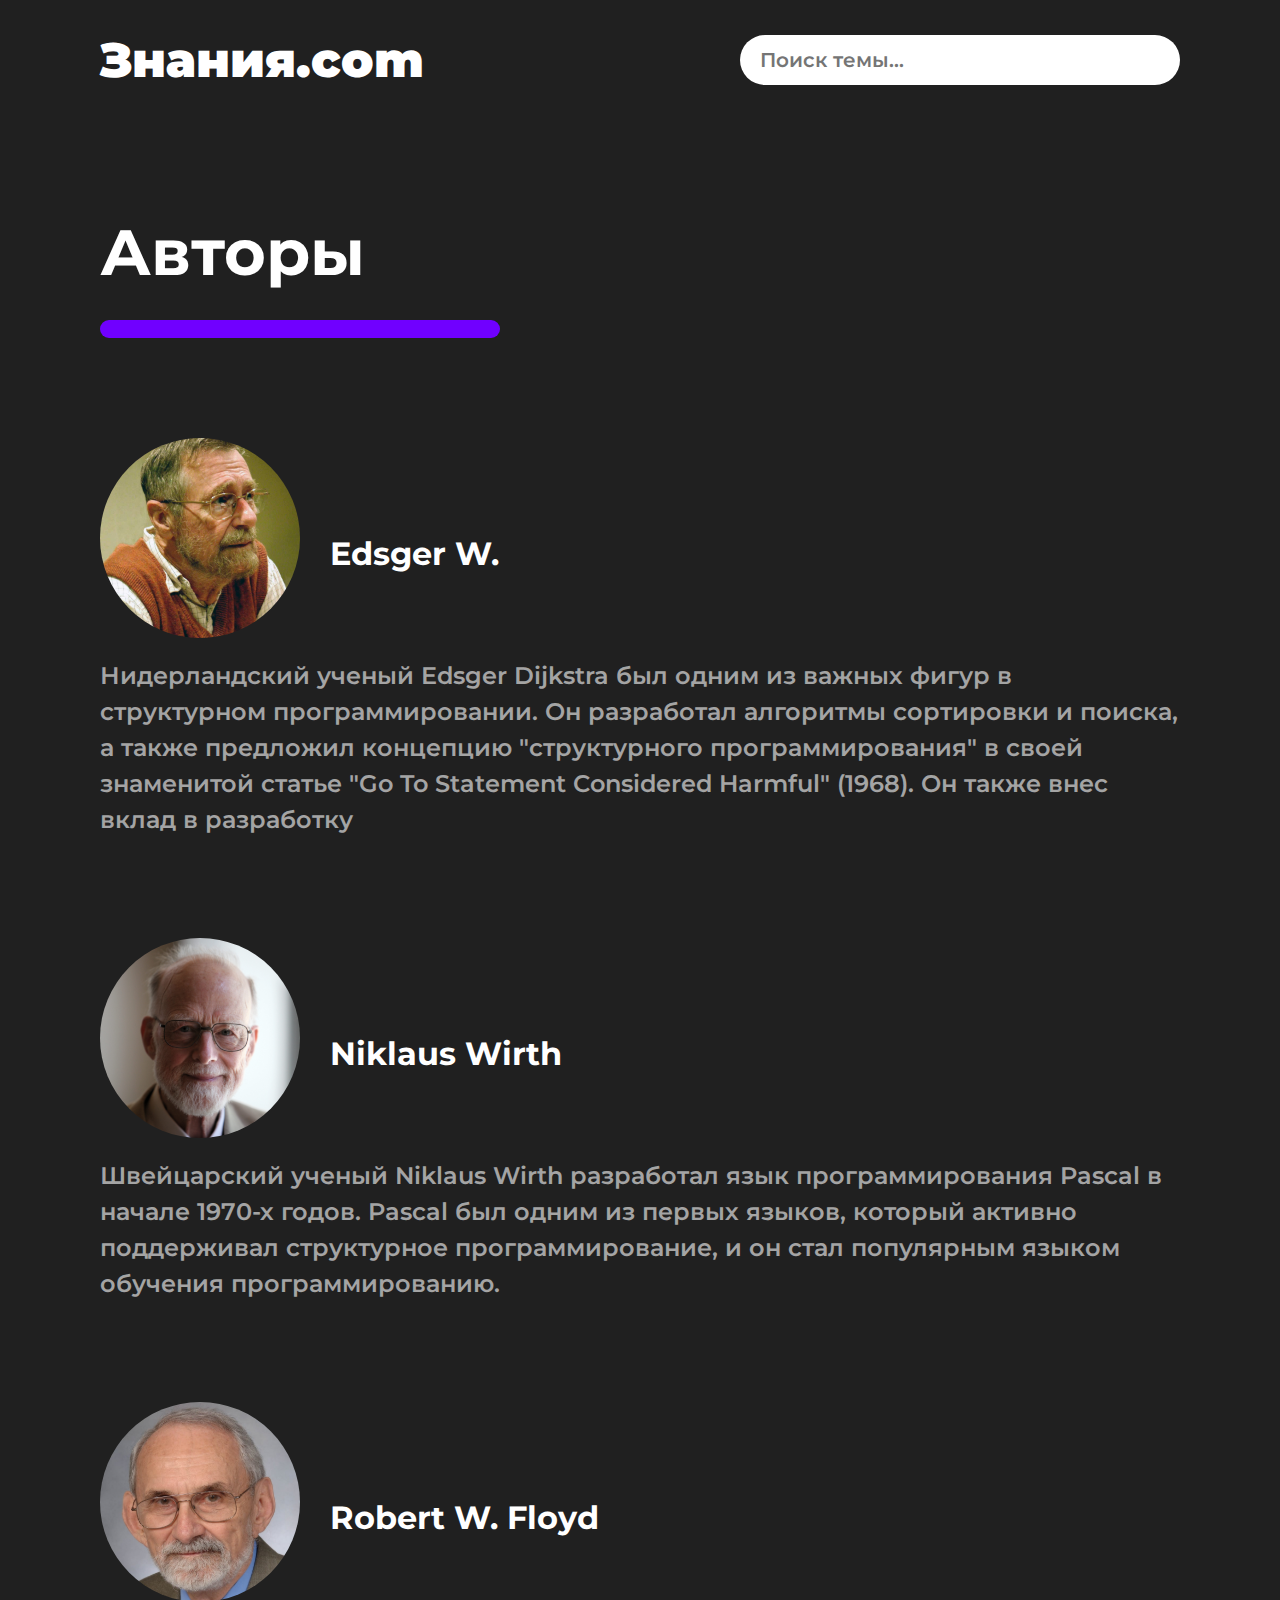
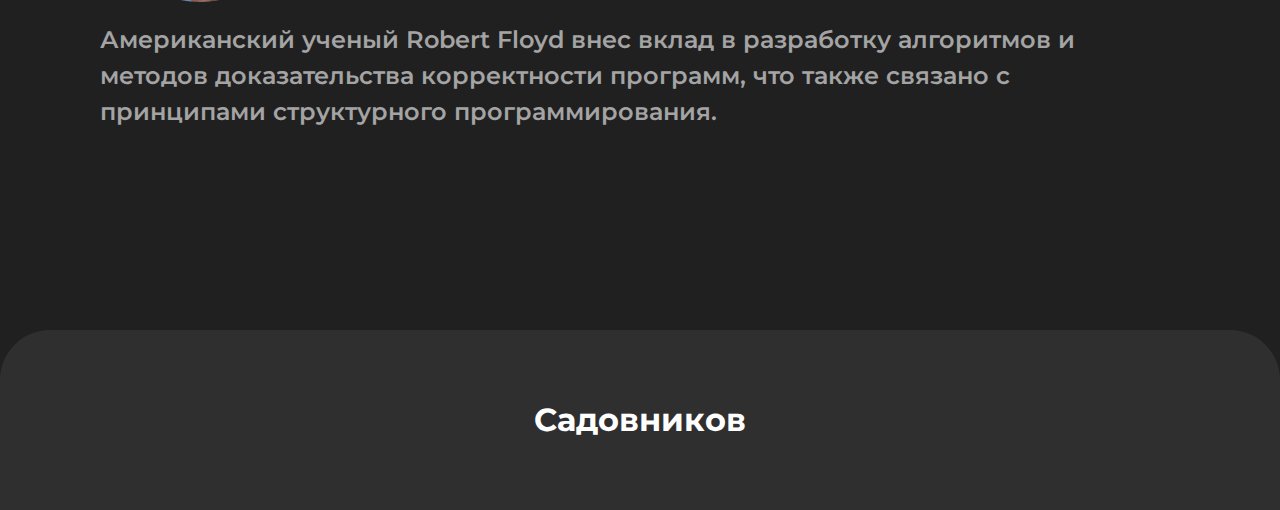
<file: authors.html>
<!DOCTYPE html>
<html lang="en">
<head>
    <meta charset="UTF-8">
    <meta name="viewport" content="width=device-width, initial-scale=1.0">
    <link rel="stylesheet" href="./assets/styles/authors.css">
    <link rel="stylesheet" href="./assets/styles/_reset.css">
    <link rel="stylesheet" href="https://fonts.googleapis.com/css2?family=Montserrat:wght@300;400;500;600;700&display=swap">
    <title>Авторы</title>
</head>
<body class="body">
    <div class="container">
        <header class="header">
            <div class="headerWrapper">
                <a href="main.html" class="logo">Знания.com</a>    
                <input placeholder="Поиск темы..." type="text" class="searchBar">
            </div>
        </header>

        <div class="globalTitle">
            <h1 class="globalTitleText">Авторы</h1>
            <div class="line"></div>
        </div>

        <div class="author">
            <div class="authorHeader">
                <img src="./assets/images/author2.svg" class="authorPhoto">
                <p class="title">Edsger W.</p>
            </div>

            <p class="articleParagraph">Нидерландский ученый Edsger Dijkstra был одним из важных фигур в структурном программировании. Он разработал алгоритмы сортировки и поиска, а также предложил концепцию "структурного программирования" в своей знаменитой статье "Go To Statement Considered Harmful" (1968). Он также внес вклад в разработку</p>
        </div>

        <div class="author">
            <div class="authorHeader">
                <img src="./assets/images/author1.svg" class="authorPhoto">
                <p class="title">Niklaus Wirth</p>
            </div>

            <p class="articleParagraph">Швейцарский ученый Niklaus Wirth разработал язык программирования Pascal в начале 1970-х годов. Pascal был одним из первых языков, который активно поддерживал структурное программирование, и он стал популярным языком обучения программированию.</p>
        </div>

        <div class="author">
            <div class="authorHeader">
                <img src="./assets/images/author3.svg" class="authorPhoto">
                <p class="title">Robert W. Floyd</p>
            </div>

            <p class="articleParagraph">Американский ученый Robert Floyd внес вклад в разработку алгоритмов и методов доказательства корректности программ, что также связано с принципами структурного программирования.</p>
        </div>

    </div>

    <footer class="footer">
        Садовников
    </footer>
</body>
</html>
</file>
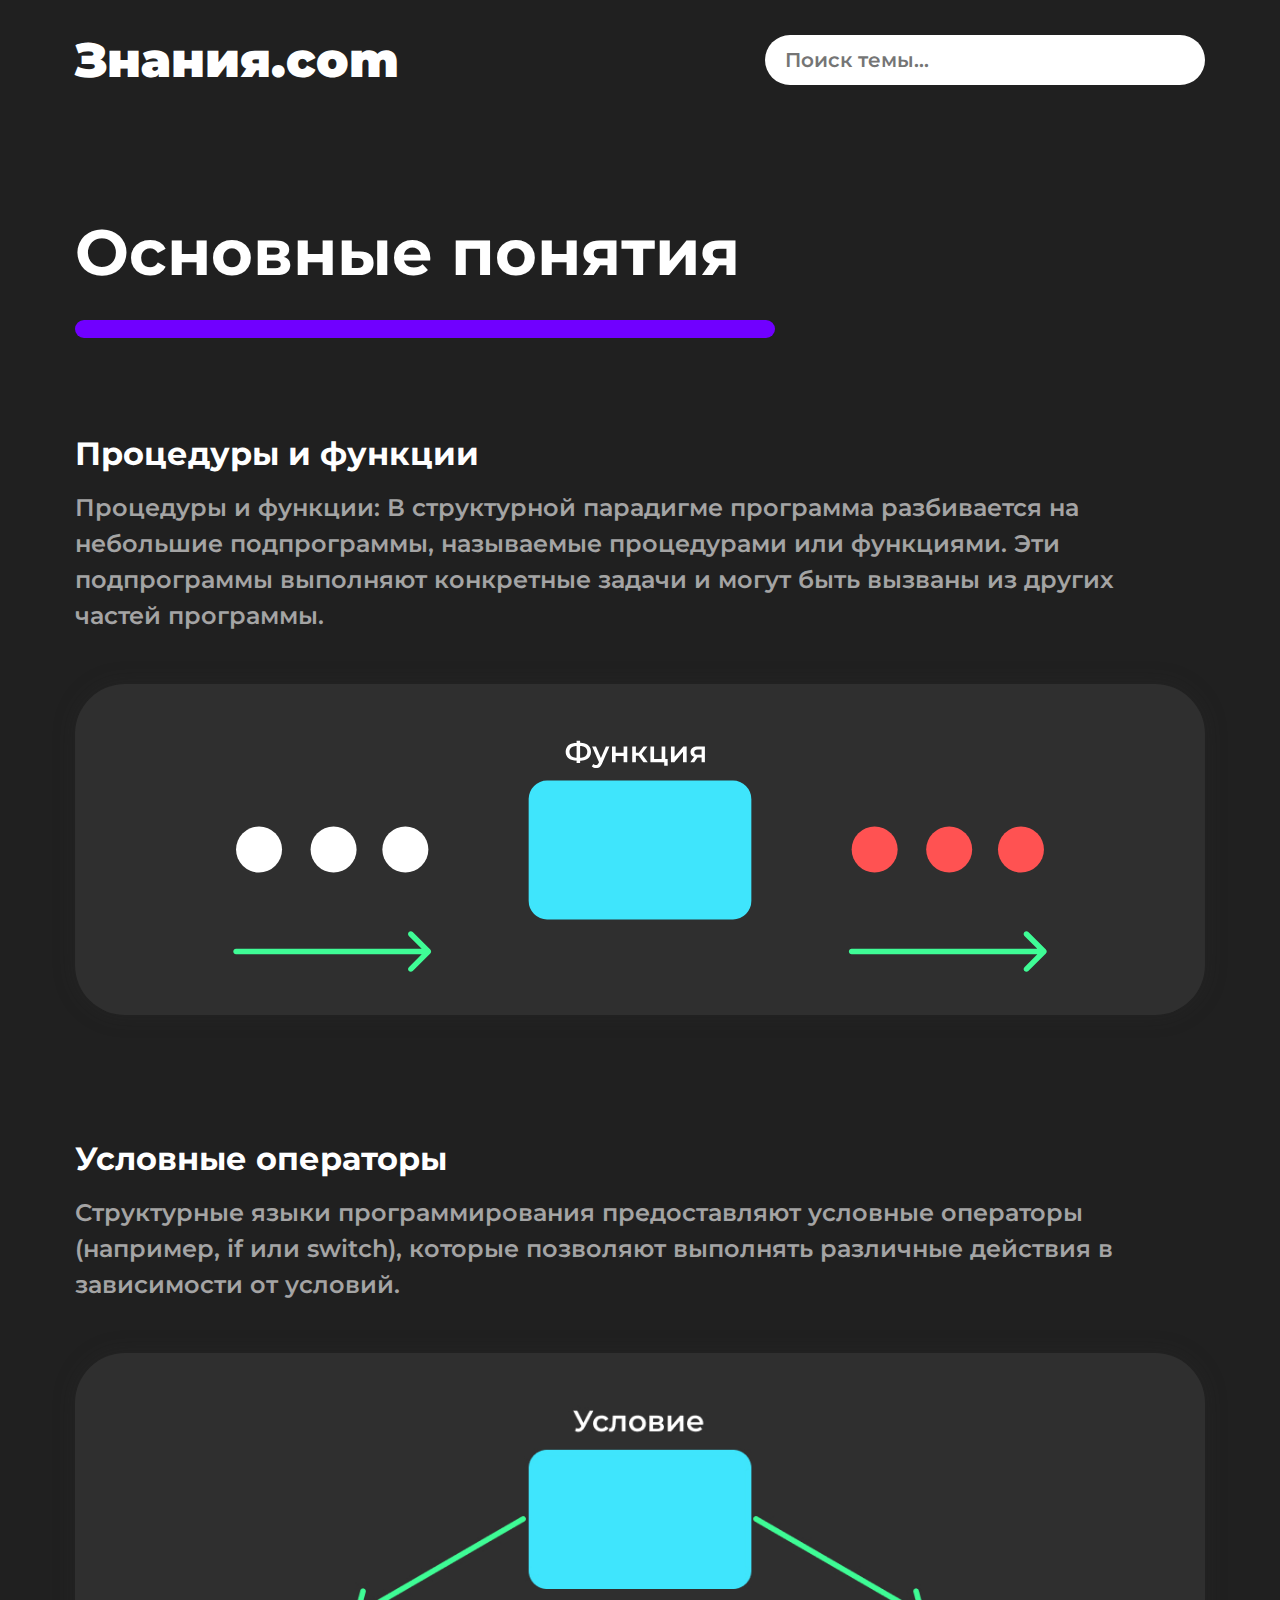
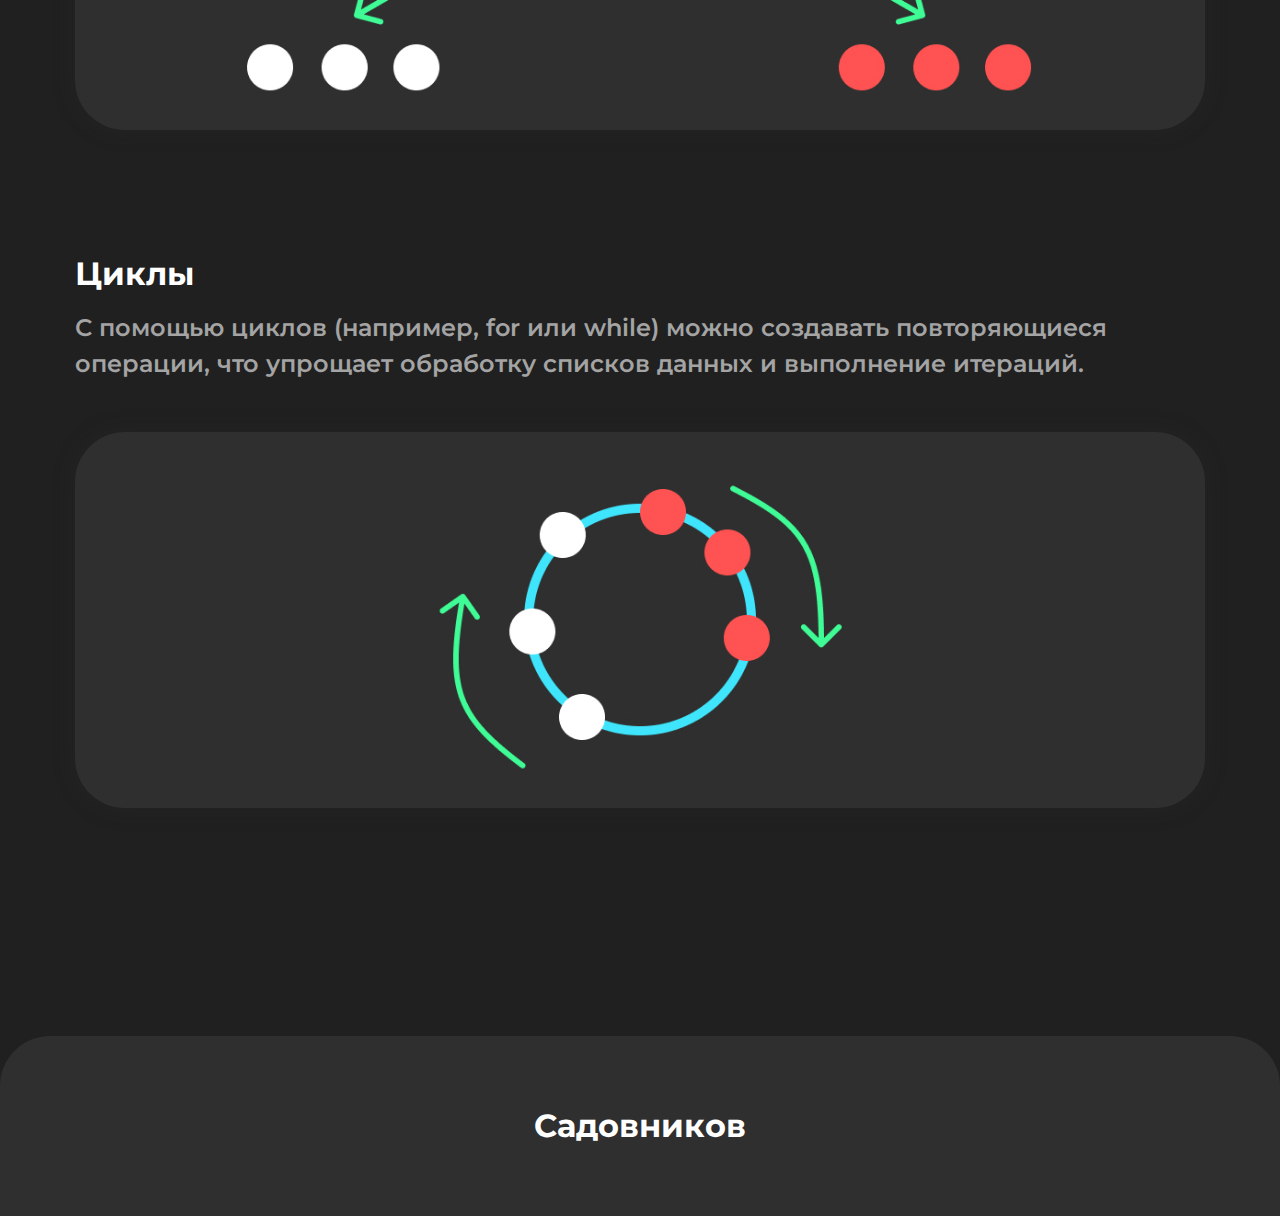
<file: concepts.html>
<!DOCTYPE html>
<html lang="en">
<head>
    <meta charset="UTF-8">
    <meta name="viewport" content="width=device-width, initial-scale=1.0">
    <link rel="stylesheet" href="./assets/styles/concepts.css">
    <link rel="stylesheet" href="./assets/styles/_reset.css">
    <link rel="stylesheet" href="https://fonts.googleapis.com/css2?family=Montserrat:wght@300;400;500;600;700&display=swap">
    <title>Понятия</title>
</head>
<body class="body">
    <div class="container">
        <header class="header">
            <div class="headerWrapper">
                <a href="main.html" class="logo">Знания.com</a>    
                <input placeholder="Поиск темы..." type="text" class="searchBar">
            </div>
        </header>
    
    
        <div class="globalTitle">
            <h1 class="globalTitleText">Основные понятия</h1>
            <div class="line"></div>
        </div>

        <section class="functions">
            <div class="title">Процедуры и функции</div>
            <p class="articleParagraph">Процедуры и функции: В структурной парадигме программа разбивается на небольшие подпрограммы, называемые процедурами или функциями. Эти подпрограммы выполняют конкретные задачи и могут быть вызваны из других частей программы.</p>
        
            <img src="./assets/images/func3.svg" class="funcPhoto">
        </section>

        <section class="functions">
            <div class="title">Условные операторы</div>
            <p class="articleParagraph">Структурные языки программирования предоставляют условные операторы (например, if или switch), которые позволяют выполнять различные действия в зависимости от условий.</p>
        
            <img src="./assets/images/func2.jpg" class="funcPhoto">
        </section>

        <section class="functions">
            <div class="title">Циклы</div>
            <p class="articleParagraph">С помощью циклов (например, for или while) можно создавать повторяющиеся операции, что упрощает обработку списков данных и выполнение итераций.</p>
        
            <img src="./assets/images/func1.jpg" class="funcPhoto">
        </section>

        
    </div>
    

    <footer class="footer">
        Садовников
    </footer>
</body>
</html>
</file>
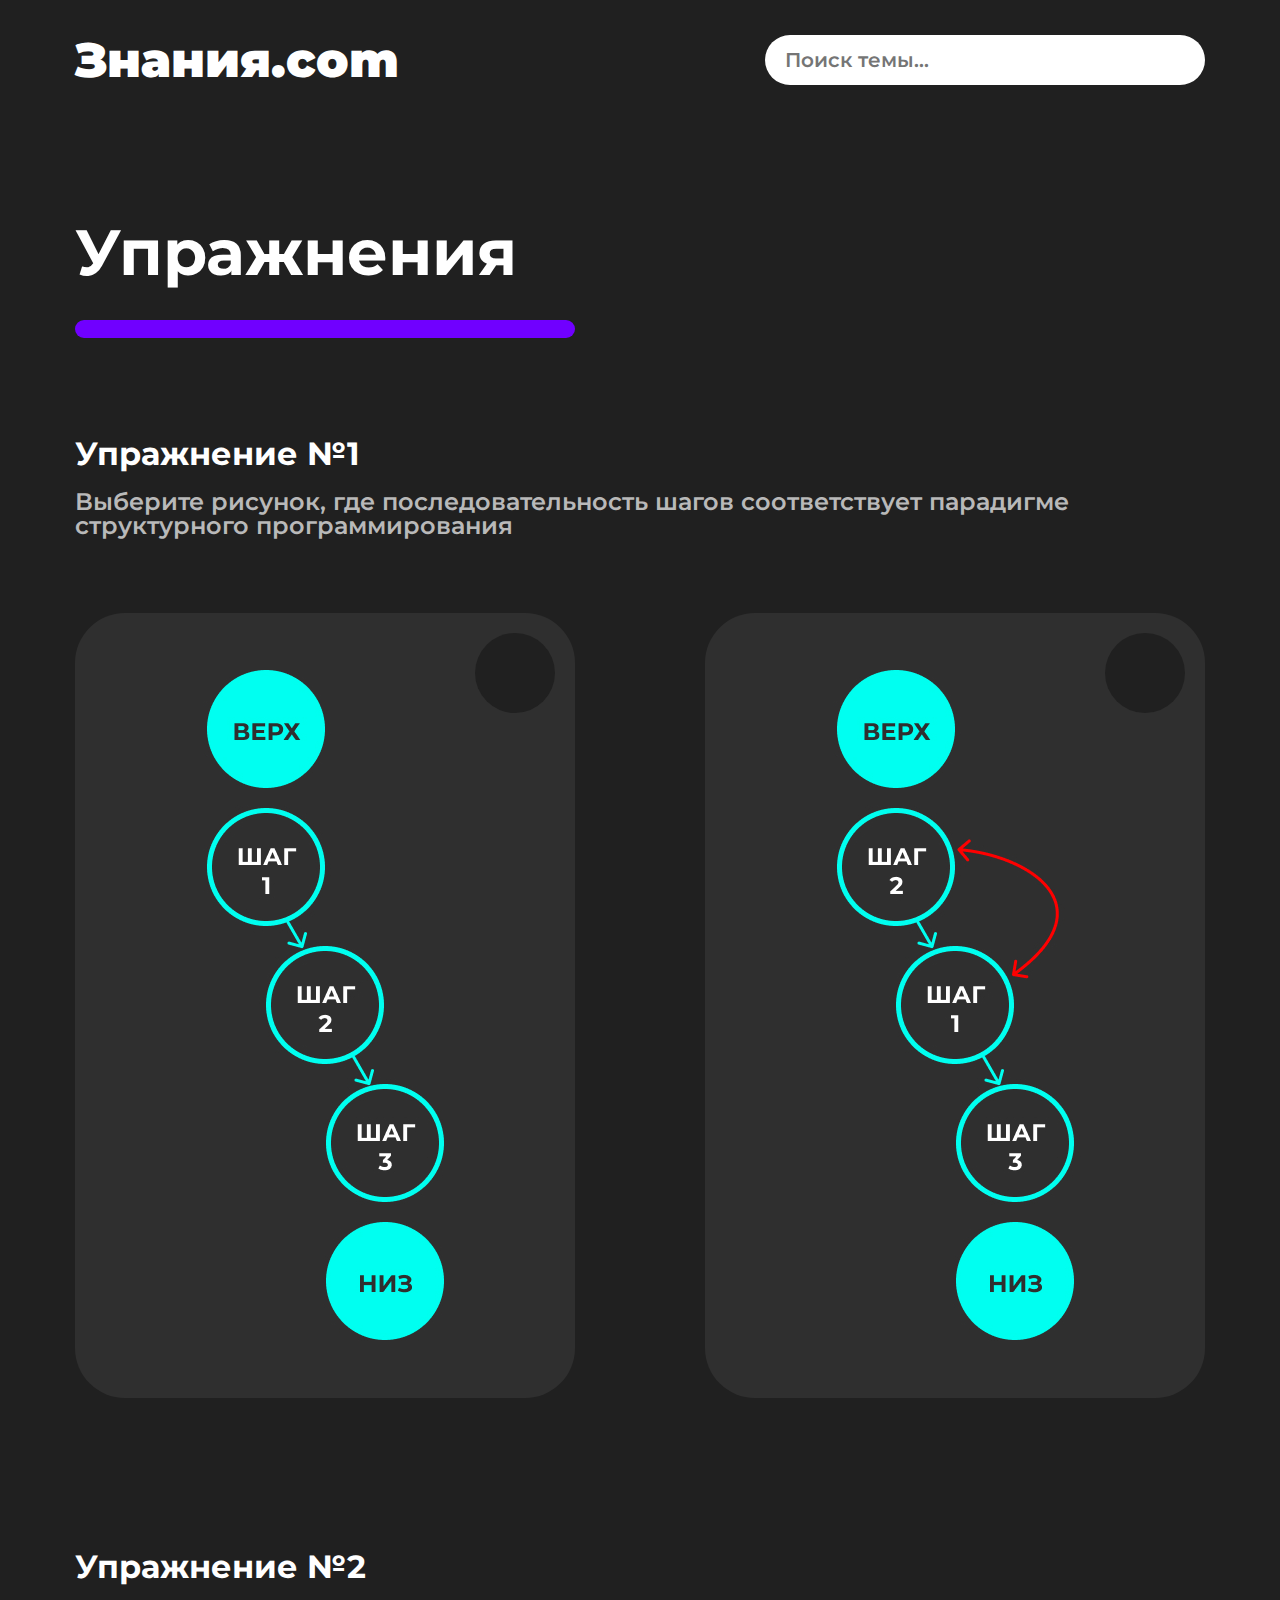
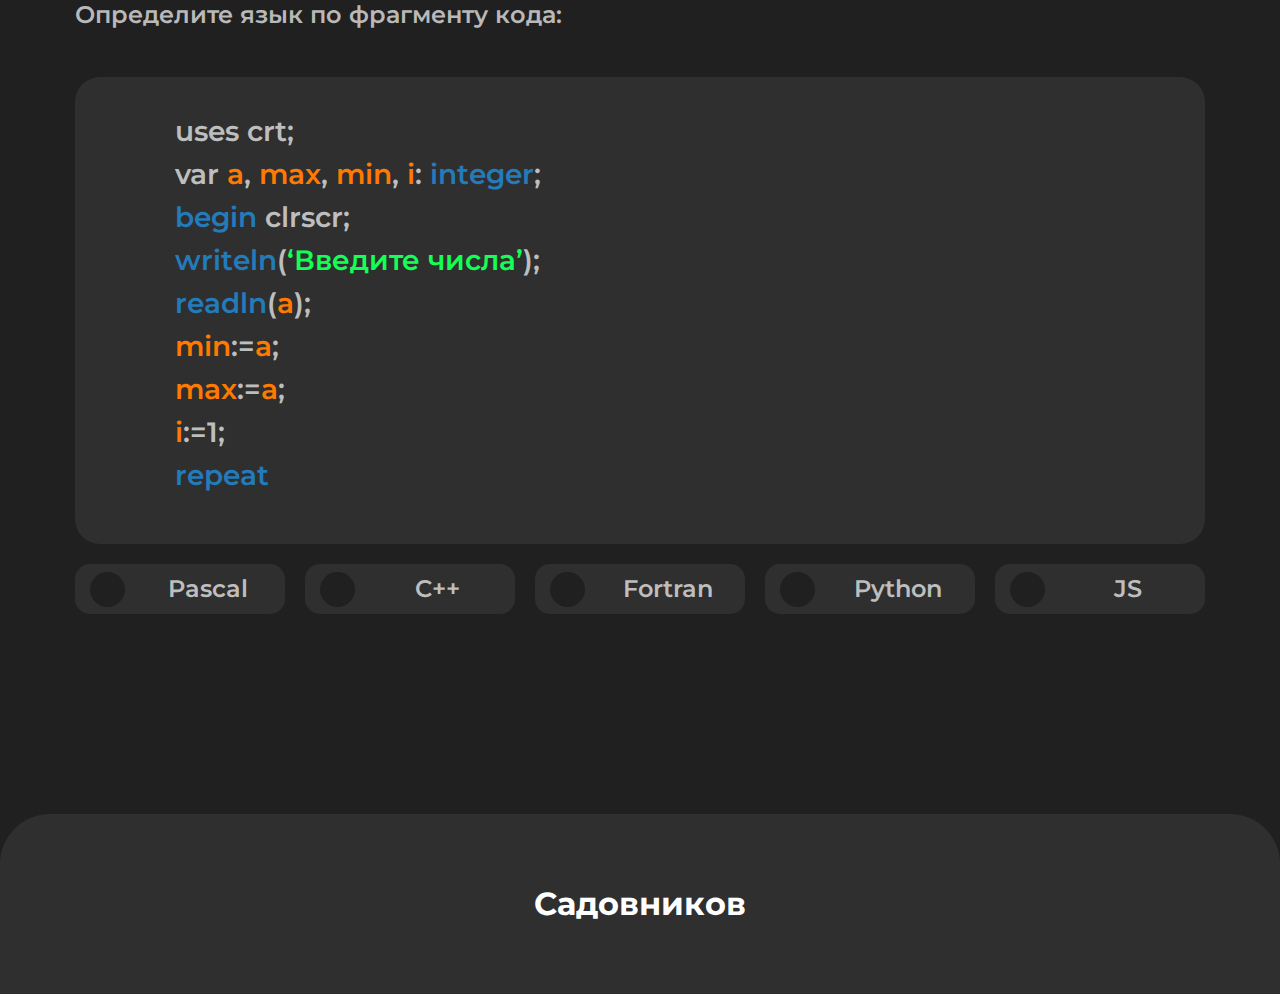
<file: exercise.html>
<!DOCTYPE html>
<html lang="en">
<head>
    <meta charset="UTF-8">
    <meta name="viewport" content="width=device-width, initial-scale=1.0">
    
    <link rel="stylesheet" href="./assets/styles/exercise.css">
    <link rel="stylesheet" href="./assets/styles/_reset.css">
    <link rel="stylesheet" href="https://fonts.googleapis.com/css2?family=Montserrat:wght@300;400;500;600;700&display=swap">
    <title>Упражнения</title>
</head>
<body class="body">
    <div class="container">
        <header class="header">
            <div class="headerWrapper">
                <a href="main.html" class="logo">Знания.com</a>    
                <input placeholder="Поиск темы..." type="text" class="searchBar">
            </div>
        </header>

        <div class="globalTitle">
            <h1 class="globalTitleText">Упражнения</h1>
            <div class="line"></div>
        </div>

        <section class="firstExercise">
            <h1 class="title">Упражнение №1</h1>
            <p class="exerciseText">Выберите рисунок, где последовательность шагов соответствует парадигме структурного программирования </p>
            
            <div class="imgWrapper">
                <div class="imgOneWrapper">
                    <div class="circle"></div>
                    <img src="./assets/images/true.jpg" class="image true">
                </div>

                <div class="imgOneWrapper">
                    <div class="circle"></div>
                    <img src="./assets/images/false.jpg" class="image false">
                </div>
            </div>
        </section>

        <section class="secondExercise">
            <h1 class="title">Упражнение №2</h1>
            <p class="exerciseText">Определите язык по фрагменту кода:</p>
            
            <div class="codeContainer">
                <p class="codeString">uses crt;</p>
                <p class="codeString">var <span class="var">a</span>, <span class="var">max</span>, <span class="var">min</span>, <span class="var">i</span>: <span class="system">integer</span>;</p>
                <p class="codeString"><span class="system">begin</span> clrscr;</p>
                <p class="codeString"><span class="system">writeln</span>(<span class="string">‘Введите числа’</span>);</p>
                <p class="codeString"><span class="system">readln</span>(<span class="var">a</span>);</p>
                <p class="codeString"><span class="var">min</span>:=<span class="var">a</span>;</p>
                <p class="codeString"><span class="var">max</span>:=<span class="var">a</span>;</p>
                <p class="codeString"><span class="var">i</span>:=1;</p>
                <p class="codeString"><span class="system">repeat</span></p>
            </div>

            <div class="answersWrapper">
                <div class="answer pascal">
                    <div class="circleWrapper">
                        <div class="answerCircle"></div>
                    </div>
                    <p class="answerText">Pascal</p>
                </div>
                <div class="answer c_pls">
                    <div class="circleWrapper">
                        <div class="answerCircle"></div>
                    </div>
                    <p class="answerText">C++</p>
                </div>
                <div class="answer fortran">
                    <div class="circleWrapper">
                        <div class="answerCircle"></div>
                    </div>
                    <p class="answerText">Fortran</p>
                </div>
                <div class="answer python">
                    <div class="circleWrapper">
                        <div class="answerCircle"></div>
                    </div>
                    <p class="answerText">Python</p>
                </div>
                <div class="answer js">
                    <div class="circleWrapper">
                        <div class="answerCircle"></div>
                    </div>
                    <p class="answerText">JS</p>
                </div>
            </div>
        </section>
    </div>

    <footer class="footer">
        Садовников
    </footer>

    <script src="./assets/js/exercise.js"></script>
</body>
</html>
</file>
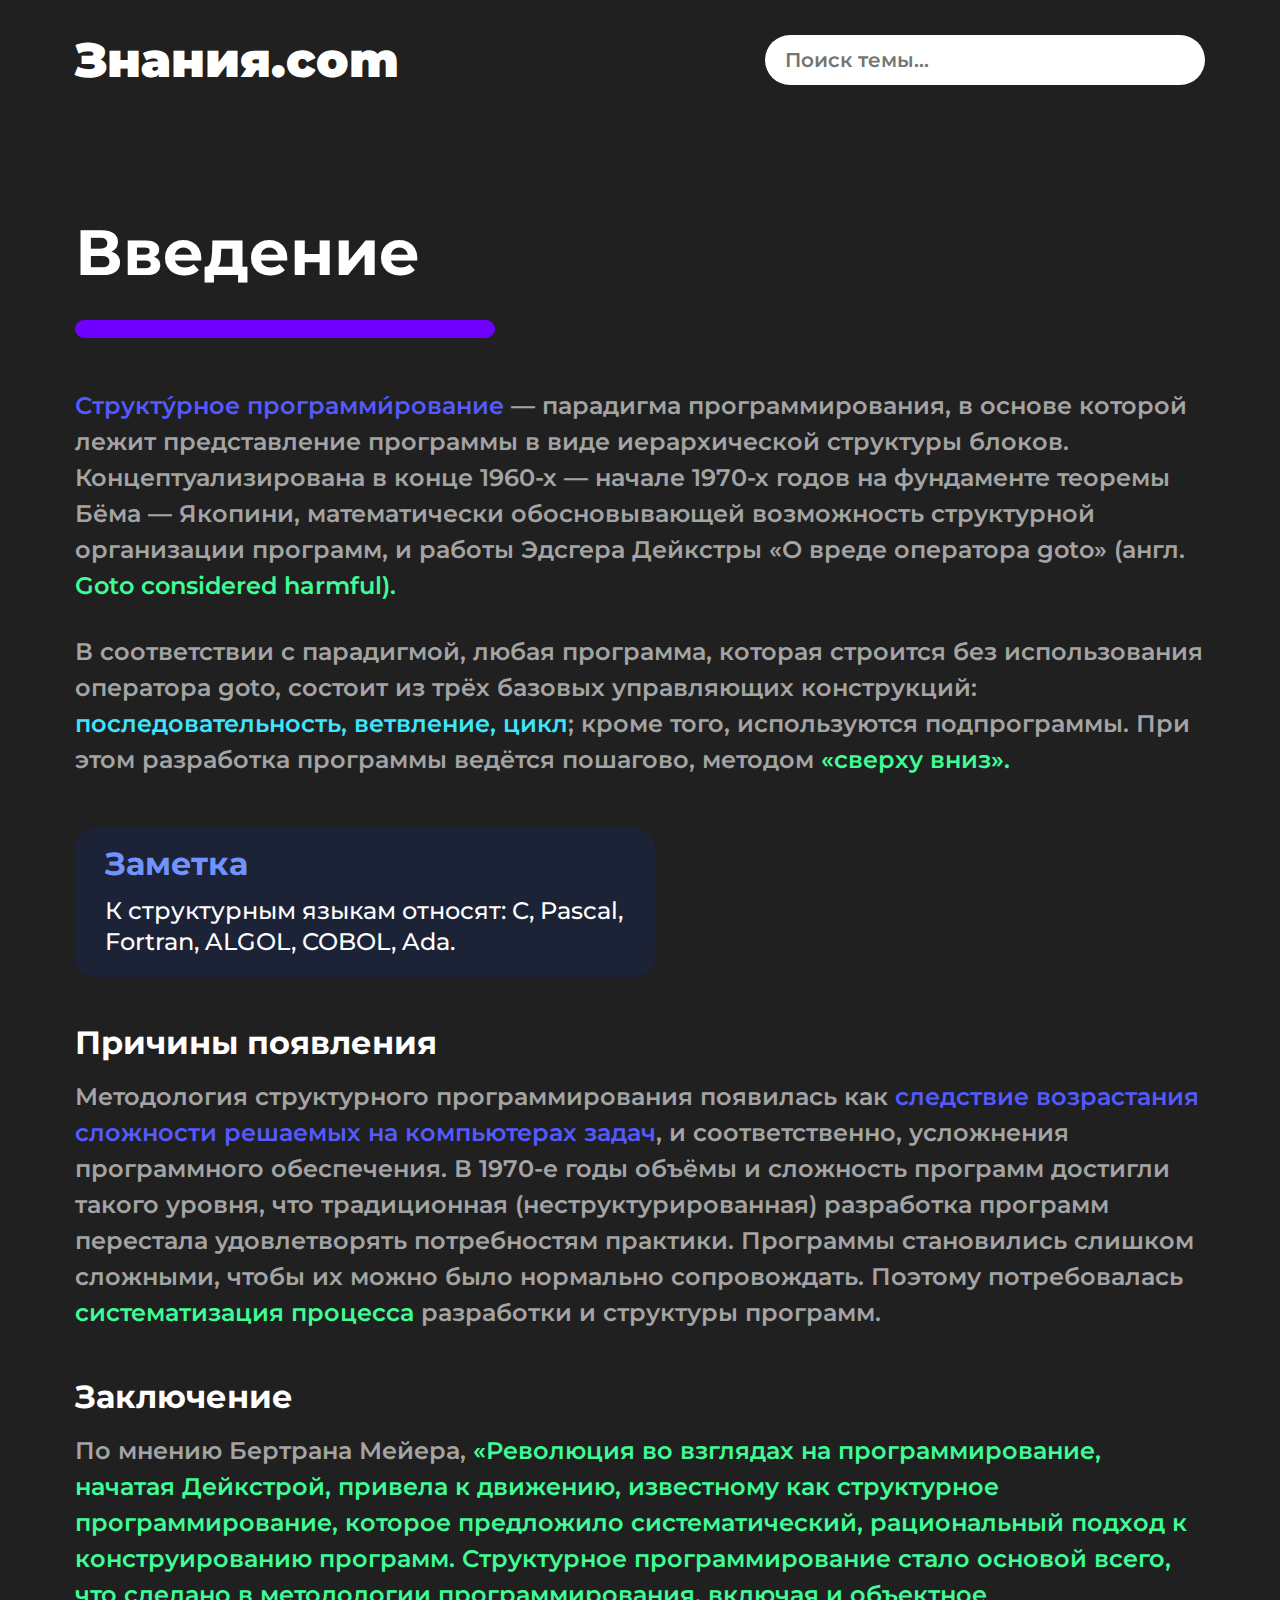
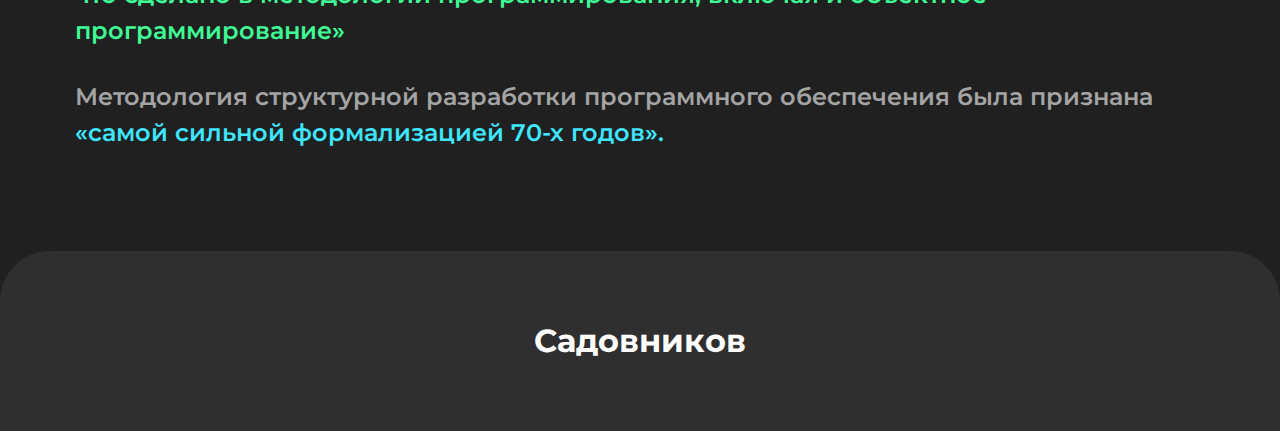
<file: Introduction.html>
<!DOCTYPE html>
<html lang="en">
<head>
    <meta charset="UTF-8">
    <meta name="viewport" content="width=device-width, initial-scale=1.0">
    <link rel="stylesheet" href="./assets/styles/_reset.css">
    <link rel="stylesheet" href="https://fonts.googleapis.com/css2?family=Montserrat:wght@300;400;500;600;700&display=swap">
    <link rel="stylesheet" href="./assets/styles/introduction.css">
    <title>Введение</title>
</head>
<body class="body">
    <div class="container">
        <header class="header">
            <div class="headerWrapper">
                <a href="main.html" class="logo">Знания.com</a>    
                <input placeholder="Поиск темы..." type="text" class="searchBar">
            </div>
        </header>

        <div class="globalTitle">
            <h1 class="globalTitleText">Введение</h1>
            <div class="line"></div>
        </div>

        <section class="article">
            <p class="articleParagraph"><span class="blueText">Структу́рное программи́рование</span> — парадигма программирования, в основе которой лежит представление программы в виде иерархической структуры блоков. Концептуализирована в конце 1960-х — начале 1970-х годов на фундаменте теоремы Бёма — Якопини, математически обосновывающей возможность структурной организации программ, и работы Эдсгера Дейкстры «О вреде оператора goto» (англ. <span class="greenText">Goto considered harmful).</span></p>
            <p class="articleParagraph">В соответствии с парадигмой, любая программа, которая строится без использования оператора <span class="blue">goto</span>, состоит из трёх базовых управляющих конструкций: <span class="cianText">последовательность, ветвление, цикл</span>; кроме того, используются подпрограммы. При этом разработка программы ведётся пошагово, методом <span class="greenText">«сверху вниз».</span></p>
            
            <div class="noteWrapper">
                <h1 class="noteTitle">Заметка</h1>
                <p class="noteText">К структурным языкам относят: C, Pascal, Fortran, ALGOL, COBOL, Ada.</p>
            </div>
            
            <h1 class="title">Причины появления</h1>
            <p class="articleParagraph">Методология структурного программирования появилась как <span class="blueText">следствие возрастания сложности решаемых на компьютерах задач</span>, и соответственно, усложнения программного обеспечения. В 1970-е годы объёмы и сложность программ достигли такого уровня, что традиционная (неструктурированная) разработка программ перестала удовлетворять потребностям практики. Программы становились слишком сложными, чтобы их можно было нормально сопровождать. Поэтому потребовалась <span class="greenText">систематизация процесса</span> разработки и структуры программ.</p>
            
            <h1 class="title">Заключение</h1>
            <p class="articleParagraph">По мнению Бертрана Мейера, <span class="greenText">«Революция во взглядах на программирование, начатая Дейкстрой, привела к движению, известному как структурное программирование, которое предложило систематический, рациональный подход к конструированию программ. Структурное программирование стало основой всего, что сделано в методологии программирования, включая и объектное программирование»</span></p>
            <p class="articleParagraph">Методология структурной разработки программного обеспечения была признана <span class="cianText">«самой сильной формализацией 70-х годов».</span></p>
        </section>
    </div>

    <footer class="footer">
        Садовников
    </footer>
</body>
</html>
</file>
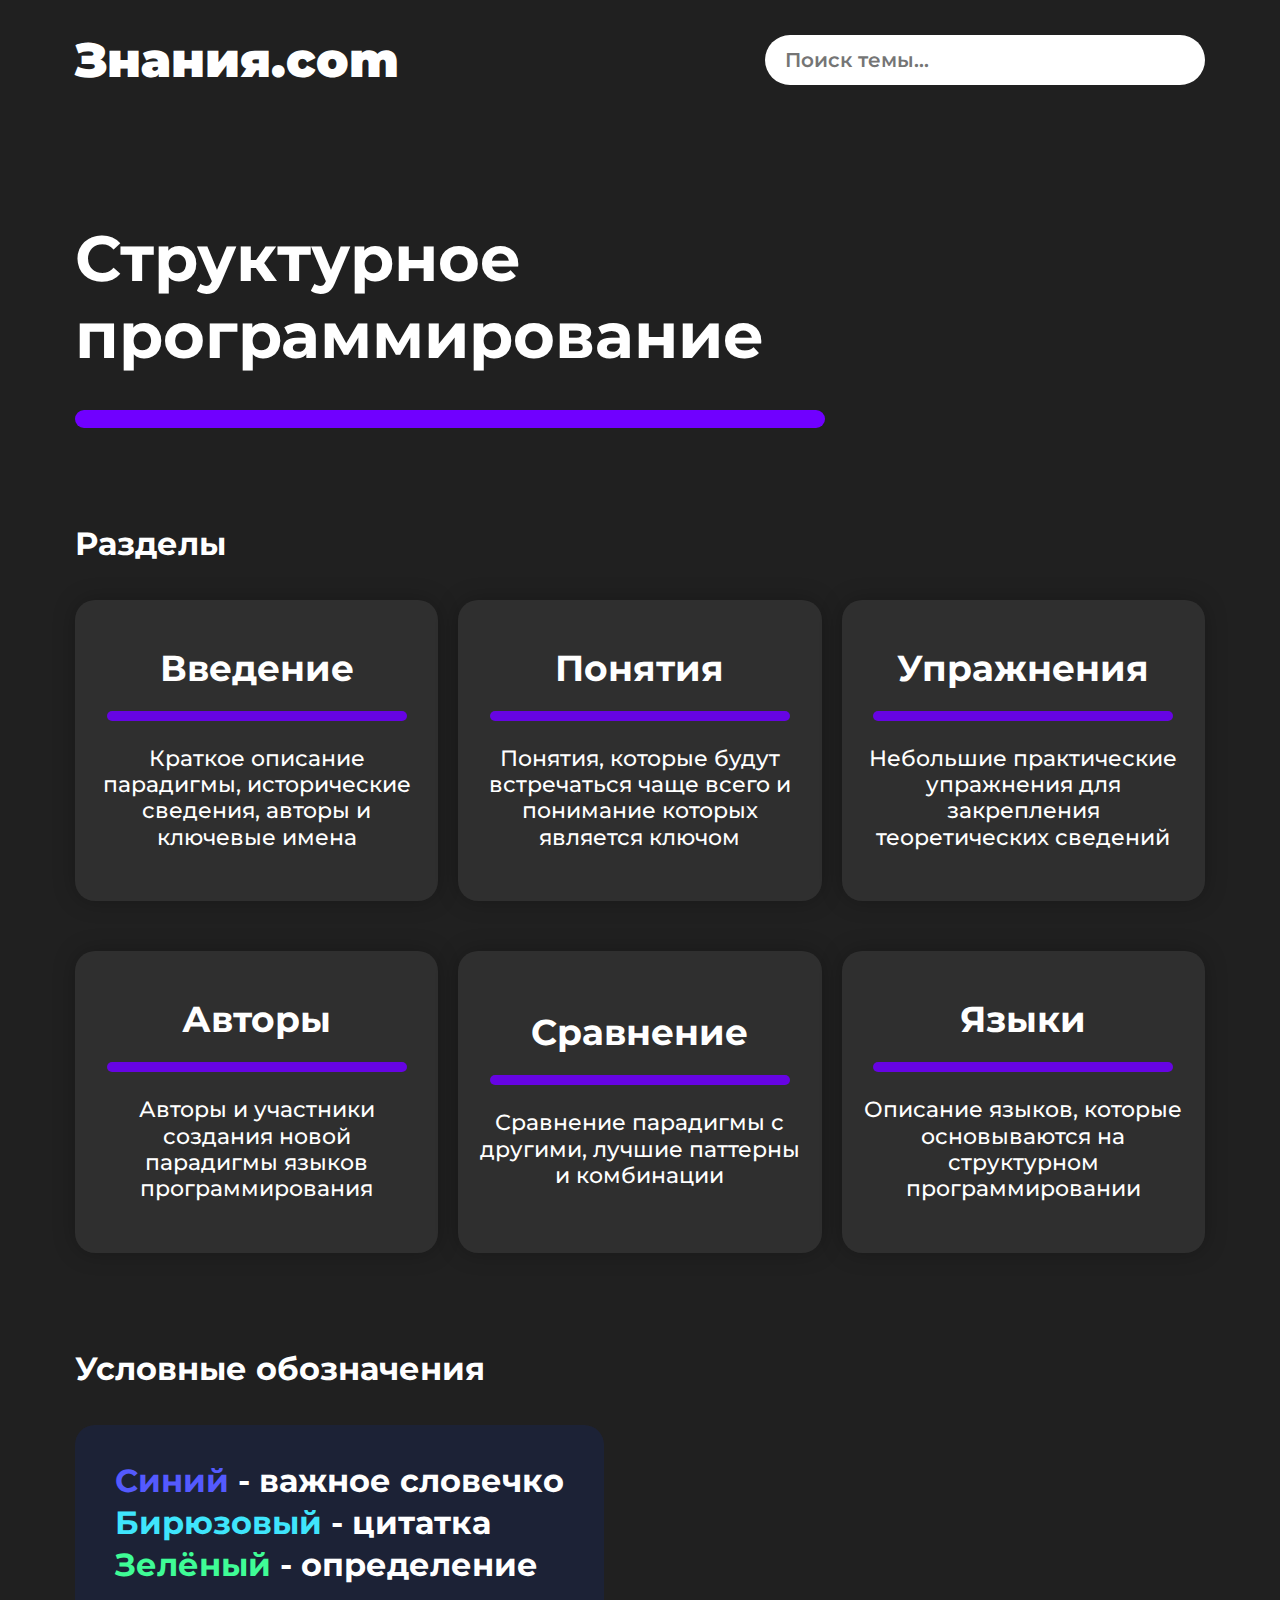
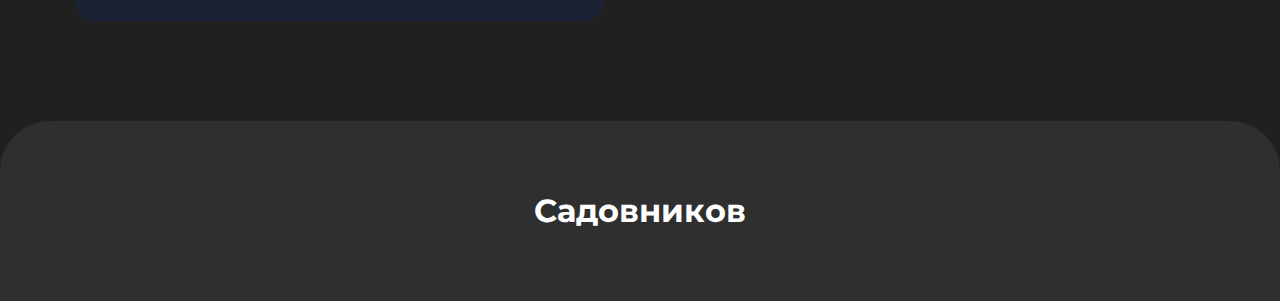
<file: main.html>
<!DOCTYPE html>
<html lang="en">
<head>
    <meta charset="UTF-8">
    <meta name="viewport" content="width=device-width, initial-scale=1.0">
    <link rel="stylesheet" href="./assets/styles/main.css">
    <link rel="stylesheet" href="./assets/styles/_reset.css">
    <link rel="stylesheet" href="https://fonts.googleapis.com/css2?family=Montserrat:wght@300;400;500;600;700&display=swap">
    <title>Главная страница</title>
</head>
<body class="body">
    <div class="container">
        <header class="header">
            <div class="headerWrapper">
                <a href="main.html" class="logo">Знания.com</a>   
                <input placeholder="Поиск темы..." type="text" class="searchBar">
                <div class="searchResult hide">
                    <p><a href="#" class="result">Введение</a></p> 
                    <!-- <p class="notFound">Ничего не найдено...</p> -->
                </div>
                
            </div>
        </header>

        <div class="globalTitle">
            <h1 class="globalTitleText">Структурное программирование</h1>
            <div class="line"></div>
        </div>

        <section class="sections">
            <h1 class="title">Разделы</h1>
            
            <div class="sectionsWrapper">
                <a href="Introduction.html" class="sectionsItem">
                    <h1 class="sectionsItemTitle">Введение</h1>
                    <div class="sectionsLine"></div>
                    <p class="sectionsText">Краткое описание парадигмы, исторические сведения, авторы и ключевые имена</p>
                </a>

                <a href="concepts.html" class="sectionsItem">
                    <h1 class="sectionsItemTitle">Понятия</h1>
                    <div class="sectionsLine"></div>
                    <p class="sectionsText">Понятия, которые будут встречаться чаще всего и понимание которых является ключом</p>
                </a> 

                <a href="exercise.html" class="sectionsItem">
                    <h1 class="sectionsItemTitle">Упражнения</h1>
                    <div class="sectionsLine"></div>
                    <p class="sectionsText">Небольшие практические упражнения для закрепления теоретических сведений</p>
                </a> 
            </div>

            <div class="sectionsWrapper">
                <a href="authors.html" class="sectionsItem">
                    <h1 class="sectionsItemTitle">Авторы</h1>
                    <div class="sectionsLine"></div>
                    <p class="sectionsText">Авторы и участники создания новой парадигмы языков программирования</p>
                </a>

                <a href="notFound.html" class="sectionsItem">
                    <h1 class="sectionsItemTitle">Сравнение</h1>
                    <div class="sectionsLine"></div>
                    <p class="sectionsText">Сравнение парадигмы с другими, лучшие паттерны и комбинации</p>
                </a> 

                <a href="notFound.html" class="sectionsItem">
                    <h1 class="sectionsItemTitle">Языки</h1>
                    <div class="sectionsLine"></div>
                    <p class="sectionsText">Описание языков, которые основываются на структурном программировании</p>
                </a> 
            </div>
        </section>

        <section class="conditionalDesign">
            <h1 class="title">Условные обозначения</h1>

            <div class="conditionalDesignContainer">
                <p class="conditionalDesign"><span class="blueText">Синий</span> - важное словечко</p>
                <p class="conditionalDesign"><span class="cianText">Бирюзовый</span> - цитатка</p>
                <p class="conditionalDesign"><span class="greenText">Зелёный</span> - определение</p>
            </div>
        </section>
    </div>

    <footer class="footer">
        Садовников
    </footer>

    <script src="./assets/js/searching.js"></script>
</body>
</html>
</file>
<file: assets/styles/authors.css>
.body {
    background: #202020;
    color: white;
    font-family: 'Montserrat', sans-serif;
    font-weight: normal;
}


.container {
    max-width: 1440px;
    min-width: 320px;
    margin: 0 auto;
    padding: 0 100px;
}


.title {
    font-size: 32px;
    font-weight: 700;
    color: white;
    margin-top: 100px;
    margin-bottom: 20px;
}


.articleParagraph {
    margin-bottom: 50px;
    line-height: 1.5;
    font-weight: 600;
    font-size: 24px;
    color: rgba(255, 255, 255, 0.6);
}


/* Header */
.header {
    height: 120px;
    display: flex;
    align-items: center;
}


.headerWrapper {
    display: flex;
    justify-content: space-between;
    align-items: center;
    width: 100%;
}


.logo {
    font-weight: 900;
    font-size: 48px;
    position: relative;
}


.searchBar {
    max-width: 400px;
    width: 100%;
    right: 0;

    border: none;
    outline: none;

    height: 50px;
    border-radius: 30px;

    font-weight: 600;
    font-size: 20px;

    color: #484848;
    padding: 0 20px;

    font-family: inherit;
}


.searchBar::focus {
    border: none;
    outline: none;
}
/* ./Header */


/* Global Title */
.globalTitle {
    display: flex;
    flex-direction: column;
    row-gap: 36px;
    margin-top: 100px;

    width: 400px;
}


.globalTitleText {
    font-size: 64px;
    font-weight: 700;
}

.line {
    background: #7000FF;
    height: 18px;
    width: 100%;
    border-radius: 15px;
}
/* ./Global Title */


/* Footer */
.footer {
    border-top-right-radius: 50px;
    border-top-left-radius: 50px;
    height: 180px;
    width: 100%;
    font-weight: 700;
    font-size: 32px;
    background: #2F2F2F;

    display: flex;
    justify-content: center;
    align-items: center;

    margin-top: 200px;
}
/* ./Footer */


/* Author */
.author {
    margin-top: 100px;
}


.authorHeader {
    display: flex;
    column-gap: 30px;
    margin-bottom: 20px;
}

/* ./Author */
</file>
<file: assets/styles/concepts.css>
.body {
    background: #202020;
    color: white;
    font-family: 'Montserrat', sans-serif;
    font-weight: normal;
}


.container {
    max-width: 1440px;
    min-width: 320px;
    margin: 0 auto;
    padding: 0 100px;
}


.title {
    font-size: 32px;
    font-weight: 700;
    color: white;
    margin-top: 100px;
    margin-bottom: 20px;
}


.articleParagraph {
    margin-bottom: 50px;
    line-height: 1.5;
    font-weight: 600;
    font-size: 24px;
    color: rgba(255, 255, 255, 0.6);
}

/* Header */
.header {
    height: 120px;
    display: flex;
    align-items: center;
}


.headerWrapper {
    display: flex;
    justify-content: space-between;
    align-items: center;
    width: 100%;
}


.logo {
    font-weight: 900;
    font-size: 48px;
    position: relative;
}


.searchBar {
    max-width: 400px;
    width: 100%;
    right: 0;

    border: none;
    outline: none;

    height: 50px;
    border-radius: 30px;

    font-weight: 600;
    font-size: 20px;

    color: #484848;
    padding: 0 20px;

    font-family: inherit;
}


.searchBar::focus {
    border: none;
    outline: none;
}
/* ./Header */


/* Global Title */
.globalTitle {
    display: flex;
    flex-direction: column;
    row-gap: 36px;
    margin-top: 100px;

    width: 700px;
}


.globalTitleText {
    font-size: 64px;
    font-weight: 700;
}

.line {
    background: #7000FF;
    height: 18px;
    width: 100%;
    border-radius: 15px;
}
/* ./Global Title */


/* Footer */
.footer {
    border-top-right-radius: 50px;
    border-top-left-radius: 50px;
    height: 180px;
    width: 100%;
    font-weight: 700;
    font-size: 32px;
    background: #2F2F2F;

    display: flex;
    justify-content: center;
    align-items: center;

    margin-top: 200px;
}
/* ./Footer */


/* Functions */
.funcPhoto {
    width: 100%;
    border-radius: 50px;
    box-shadow: 0px 0px 22px 0px rgba(47, 47, 47, 0.25);
    margin-bottom: 100px;
}
/* ./Functions */


@media (max-width: 1700px) {
    .funcPhoto {
        margin-bottom: 75px;
    }
}


@media (max-width: 1440px) {
    .funcPhoto {
        margin-bottom: 50px;
    }
}


@media (max-width: 1280px) {
    .container {
        padding: 0 75px;
    }

    .funcPhoto {
        margin-bottom: 25px;
    }
}
</file>
<file: assets/styles/exercise.css>
.body {
    background: #202020;
    color: white;
    font-family: 'Montserrat', sans-serif;
    font-weight: normal;
}


.container {
    max-width: 1440px;
    min-width: 320px;
    margin: 0 auto;
    padding: 0 100px;
}


.title {
    font-size: 32px;
    font-weight: 700;
    color: white;
    margin-top: 100px;
    margin-bottom: 20px;
}


.exerciseText {
    font-size: 24px;
    color: rgb(255, 255, 255, 0.7);
    font-weight: 600;
}


/* Header */
.header {
    height: 120px;
    display: flex;
    align-items: center;
}


.headerWrapper {
    display: flex;
    justify-content: space-between;
    align-items: center;
    width: 100%;
}


.logo {
    font-weight: 900;
    font-size: 48px;
    position: relative;
}


.searchBar {
    max-width: 400px;
    width: 100%;
    right: 0;

    border: none;
    outline: none;

    height: 50px;
    border-radius: 30px;

    font-weight: 600;
    font-size: 20px;

    color: #484848;
    padding: 0 20px;

    font-family: inherit;
}


.searchBar::focus {
    border: none;
    outline: none;
}
/* ./Header */

/* Global Title */
.globalTitle {
    display: flex;
    flex-direction: column;
    row-gap: 36px;
    margin-top: 100px;

    width: 500px;
}


.globalTitleText {
    font-size: 64px;
    font-weight: 700;
}

.line {
    background: #7000FF;
    height: 18px;
    width: 100%;
    border-radius: 15px;
}
/* ./Global Title */


/* First exercise */
.imgWrapper {
    display: flex;
    align-items: center;
    justify-content: space-between;
    column-gap: 20px;

    margin-top: 75px;
}


.image {
    border-radius: 50px;
}


.imgOneWrapper {
    position: relative;
    cursor: pointer;
    transition: all 0.3s ease-in-out;
}

.imgOneWrapper:hover {
    transform: scale(1.05);
}


.circle {
    width: 80px;
    height: 80px;
    background: #202020;

    position: absolute;
    z-index: 9;

    top: 20px;
    right: 20px;
    
    border-radius: 50%;

    transition: all 0.2s ease-in-out;
}




/* ./First exercise */


/* Second exercise */
.secondExercise {
    margin-top: 150px;
}


.codeContainer {
    width: calc(100% - 200px);
    padding: 40px 100px;

    background: #2F2F2F;
    border-radius: 25px;

    margin-top: 50px;

    font-size: 28px;
    color: rgb(255, 255, 255, 0.7);
    font-weight: 600;
}


.codeString {
    margin-bottom: 15px;
}


.var {
    color: #FF7A00; 
}


.system {
    color: #247BBA;
}


.string {
    color: #14FF56;
}


.answersWrapper {
    display: flex;
    justify-content: space-between;
    column-gap: 20px;

    margin-top: 20px;
}


.answer {
    height: 50px;
    border-radius: 15px;
    background: #2F2F2F;
    width: 200px;
    padding: 0px 15px;
    font-size: 24px;
    font-weight: 600;
    color: rgb(255, 255, 255, 0.7);

    display: flex;
    align-items: center;
    justify-content: space-between;
    column-gap: 20px;

    cursor: pointer;
    transition: all 0.3s ease-in-out;
}


.answer:hover {
    background: #404040;
}


.answerCircle {
    width: 35px;
    height: 35px;
    border-radius: 50%;
    background: #202020;

    transition: all 0.3s ease-in-out;
}


.circleWrapper {
    width: 21%;
}


.answerText {
    text-align: center;
    width: 100%;
}
/* ./Second exercise */


/* Footer */
.footer {
    border-top-right-radius: 50px;
    border-top-left-radius: 50px;
    height: 180px;
    width: 100%;
    font-weight: 700;
    font-size: 32px;
    background: #2F2F2F;

    display: flex;
    justify-content: center;
    align-items: center;

    margin-top: 200px;
}
/* ./Footer */


.greenFill {
    background: #00FF66;
}


.redFill {
    background: #FF3C3C;
}


@media (max-width: 1280px) {
    .container {
        padding: 0 75px;
    }
}
</file>
<file: assets/styles/introduction.css>
.body {
    background: #202020;
    color: white;
    font-family: 'Montserrat', sans-serif;
    font-weight: normal;
}


.container {
    max-width: 1440px;
    min-width: 320px;
    margin: 0 auto;
    padding: 0 100px;
}


/* Header */
.header {
    height: 120px;
    display: flex;
    align-items: center;
}


.headerWrapper {
    display: flex;
    justify-content: space-between;
    align-items: center;
    width: 100%;
}


.logo {
    font-weight: 900;
    font-size: 48px;
    position: relative;
}


.searchBar {
    max-width: 400px;
    width: 100%;
    right: 0;

    border: none;
    outline: none;

    height: 50px;
    border-radius: 30px;

    font-weight: 600;
    font-size: 20px;

    color: #484848;
    padding: 0 20px;

    font-family: inherit;
}


.searchBar::focus {
    border: none;
    outline: none;
}
/* ./Header */

/* Global Title */
.globalTitle {
    display: flex;
    flex-direction: column;
    row-gap: 36px;
    margin-top: 100px;

    width: 420px;
}


.globalTitleText {
    font-size: 64px;
    font-weight: 700;
}

.line {
    background: #7000FF;
    height: 18px;
    width: 100%;
    border-radius: 15px;
}
/* ./Global Title */

/* Article */
.article {
    margin-top: 50px;
    font-size: 24px;
    color: rgba(255, 255, 255, 0.6);
    font-weight: 700;
}


.articleParagraph {
    margin-bottom: 30px;
    line-height: 1.5;
    font-weight: 600;
}

.blueText {
    color: #545AFE;
}

.cianText {
    color: #3FE5FC;
}

.greenText {
    color: #3FFC96;
}

.title {
    font-size: 32px;
    font-weight: 700;
    color: white;
    margin-bottom: 20px;
    margin-top: 50px;
}
/* ./Article */



/* Note */
.noteWrapper {
    border-radius: 20px;
    background: #1D2336;
    width: 520px;
    padding: 20px 30px;
    margin-top: 50px;
}

.noteText {
    line-height: 1.3;
    font-weight: 500;
    font-size: 24px;
    color: white;
}


.noteTitle {
    color: #7193FF;
    font-weight: 700;
    font-size: 32px;
    margin-bottom: 15px;
}
/* ./Note */


/* Footer */
.footer {
    border-top-right-radius: 50px;
    border-top-left-radius: 50px;
    height: 180px;
    width: 100%;
    font-weight: 700;
    font-size: 32px;
    background: #2F2F2F;

    display: flex;
    justify-content: center;
    align-items: center;

    margin-top: 100px;
}
/* ./Footer */

@media (max-width: 1280px) {
    .container {
        padding: 0 75px;
    }
}
</file>
<file: assets/styles/main.css>
.body {
    background: #202020;
    color: white;
    font-family: 'Montserrat', sans-serif;
    font-weight: normal;
}


.container {
    max-width: 1440px;
    min-width: 320px;
    margin: 0 auto;
    padding: 0 100px;
}


.blueText {
    color: #545AFE;
}

.cianText {
    color: #3FE5FC;
}

.greenText {
    color: #3FFC96;
}


/* Header */
.header {
    height: 120px;
    display: flex;
    align-items: center;
}


.headerWrapper {
    display: flex;
    justify-content: space-between;
    align-items: center;
    width: 100%;
    position: relative;
}


.logo {
    font-weight: 900;
    font-size: 48px;
    position: relative;
}


.searchBar {
    max-width: 400px;
    width: 100%;
    right: 0;

    border: none;
    outline: none;

    height: 50px;
    border-radius: 30px;

    font-weight: 600;
    font-size: 20px;

    color: #484848;
    padding: 0 20px;

    font-family: inherit;
}


.searchBar::focus {
    border: none;
    outline: none;
}
/* ./Header */


/* Global Title */
.globalTitle {
    display: flex;
    flex-direction: column;
    row-gap: 36px;
    margin-top: 100px;

    width: 750px;
}


.globalTitleText {
    font-size: 64px;
    font-weight: 700;
    line-height: 1.2;
}

.line {
    background: #7000FF;
    height: 18px;
    width: 100%;
    border-radius: 10px;
}
/* ./Global Title */





/* Sections */
.title {
    font-size: 32px;
    font-weight: 700;
    color: white;
    margin-bottom: 20px;
    margin-top: 50px;
}


.sections {
    margin-top: 100px;
}


.sectionsWrapper {
    display: flex;
    justify-content: space-between;
    column-gap: 20px;
    width: 100%;
}


.sectionsItem {
    background: #2F2F2F;
    border-radius: 20px;
    margin-bottom: 50px;

    display: flex;
    flex-direction: column;
    justify-content: center;
    align-items: center;

    row-gap: 25px;

    width: 500px;
    padding: 50px 20px;

    transition: all 0.3s ease-in-out;
    box-shadow: 0px 0px 22px 0px rgba(0, 0, 0, 0.25);
}


.sectionsItem:hover {
    transform: scale(1.05);
    /* background: #272727; */
    background: #353535;
}


.sectionsItemTitle {
    font-size: 36px;
    font-weight: 700;
}


.sectionsLine {
    width: 300px;
    height: 10px;
    background: #6604E3;
    border-radius: 50px;
}

.sectionsText {
    font-weight: 500;
    font-size: 22px;
    text-align: center;
    line-height: 1.2;
}


.title {
    margin-bottom: 40px;
}
/* ./Sections */


/* Conditional design */
.conditionalDesignContainer {
    background: rgba(0, 56, 255, 0.1);
    border-radius: 20px;
    
    display: flex;
    justify-content: center;
    flex-direction: column;

    padding: 40px 40px;
    display: inline-block;
}


.conditionalDesign {
    font-weight: 700;
    font-size: 32px;
}


.conditionalDesign + .conditionalDesign {
    margin-top: 10px;
}
/* ./Conditional design */


/* Footer */
.footer {
    border-top-right-radius: 50px;
    border-top-left-radius: 50px;
    height: 180px;
    width: 100%;
    font-weight: 700;
    font-size: 32px;
    background: #2F2F2F;

    display: flex;
    justify-content: center;
    align-items: center;

    margin-top: 100px;
}
/* ./Footer */


/* Search result */
.searchResult {
    background: #2F2F2F;
    width: 500px;
    padding: 20px;
    padding-left: 20px;
    position: absolute;
    right: 0px;
    top: 60px;
    border-radius: 30px;
    box-shadow: 0px 0px 22px 0px rgba(47, 47, 47, 0.25);
    color: rgba(255, 255, 255   , 0.7);
    font-weight: 600;
    font-size: 20px;
    max-width: 400px;
}
/* ./Search result */

.notFound {
    padding: 10px 15px;
    display: block;
}

.hide {
    display: none;
}


.result {
    background: transparent;
    display: block;
    padding: 10px 15px;
    transition: all 0.1s ease-in-out;
    border-radius: 10px;
}


.result:hover {
    background: #4b4b4b;
    cursor: pointer;
}


@media (max-width: 1280px) {
    .container {
        padding: 0 75px;
    }
}
</file>
